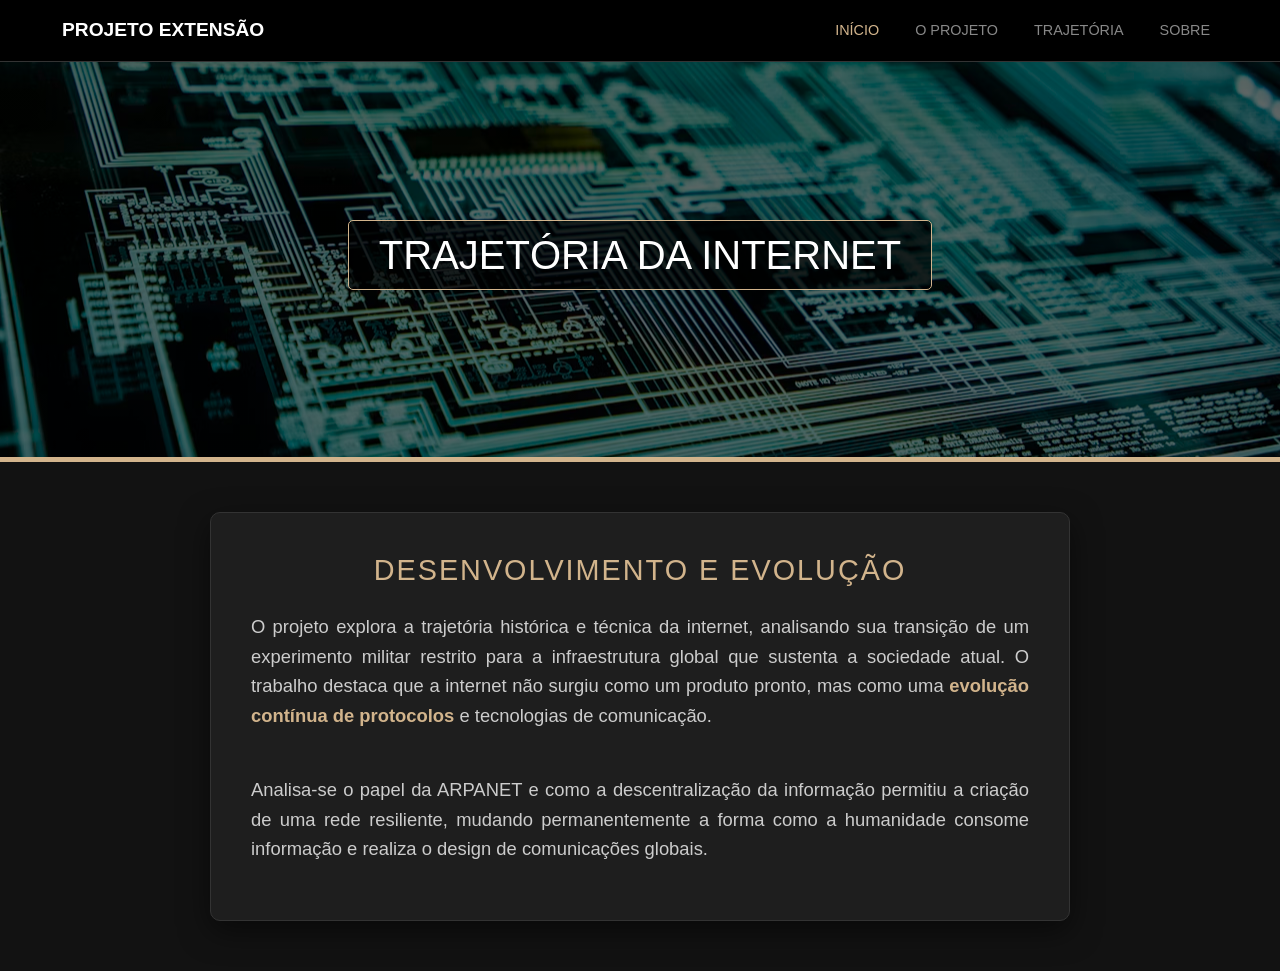
<file: index.html>
<!DOCTYPE html>
<html lang="pt-br">
<head>
    <meta charset="UTF-8">
    <meta name="viewport" content="width=device-width, initial-scale=1.0">
    <title>Projeto Extensão | História da Internet</title>
    <link href="https://cdn.jsdelivr.net/npm/bootstrap@5.3.3/dist/css/bootstrap.min.css" rel="stylesheet">
    <link rel="stylesheet" href="css/global.css">
    <link rel="stylesheet" href="css/index.css">
    <link rel="icon" type="image/jpeg" href="figures/favicon.jpg">
</head>
<body>

    <nav class="navbar navbar-expand-lg navbar-dark sticky-top">
        <div class="container-fluid">
            <a class="navbar-brand" href="index.html">PROJETO EXTENSÃO</a>
            <button class="navbar-toggler" type="button" data-bs-toggle="collapse" data-bs-target="#navbarNav" aria-controls="navbarNav" aria-expanded="false" aria-label="Toggle navigation">
                <span class="navbar-toggler-icon"></span>
            </button>
            <div class="collapse navbar-collapse justify-content-end" id="navbarNav">
                <ul class="navbar-nav">
                    <li class="nav-item">
                        <a class="nav-link active" href="index.html">Início</a>
                    </li>
                    <li class="nav-item">
                        <a class="nav-link" href="PAGINAS/projeto.html">O Projeto</a>
                    </li>
                    <li class="nav-item">
                        <a class="nav-link" href="PAGINAS/trajetória.html">Trajetória</a>
                    </li>
                    <li class="nav-item">
                        <a class="nav-link" href="PAGINAS/sobre.html">Sobre</a>
                    </li>
                </ul>
            </div>
        </div>
    </nav>

    <header class="hero">
        <h1>TRAJETÓRIA DA INTERNET</h1>
    </header>

    <main class="container-main">
        <div class="content-box">
            <h2>Desenvolvimento e Evolução</h2>
            
            <div class="texto-projeto">
                <p>
                    O projeto explora a trajetória histórica e técnica da internet, analisando sua transição 
                    de um experimento militar restrito para a infraestrutura global que sustenta a sociedade atual. 
                    O trabalho destaca que a internet não surgiu como um produto pronto, mas como uma 
                    <span class="destaque">evolução contínua de protocolos</span> e tecnologias de comunicação.
                </p>
                <br>
                <p>
                    Analisa-se o papel da ARPANET e como a descentralização da informação permitiu a criação de 
                    uma rede resiliente, mudando permanentemente a forma como a humanidade consome informação 
                    e realiza o design de comunicações globais.
                </p>
            </div>
        </div>
    </main>

    <script src="https://cdn.jsdelivr.net/npm/bootstrap@5.3.3/dist/js/bootstrap.bundle.min.js"></script>
</body>
</html>
</file>
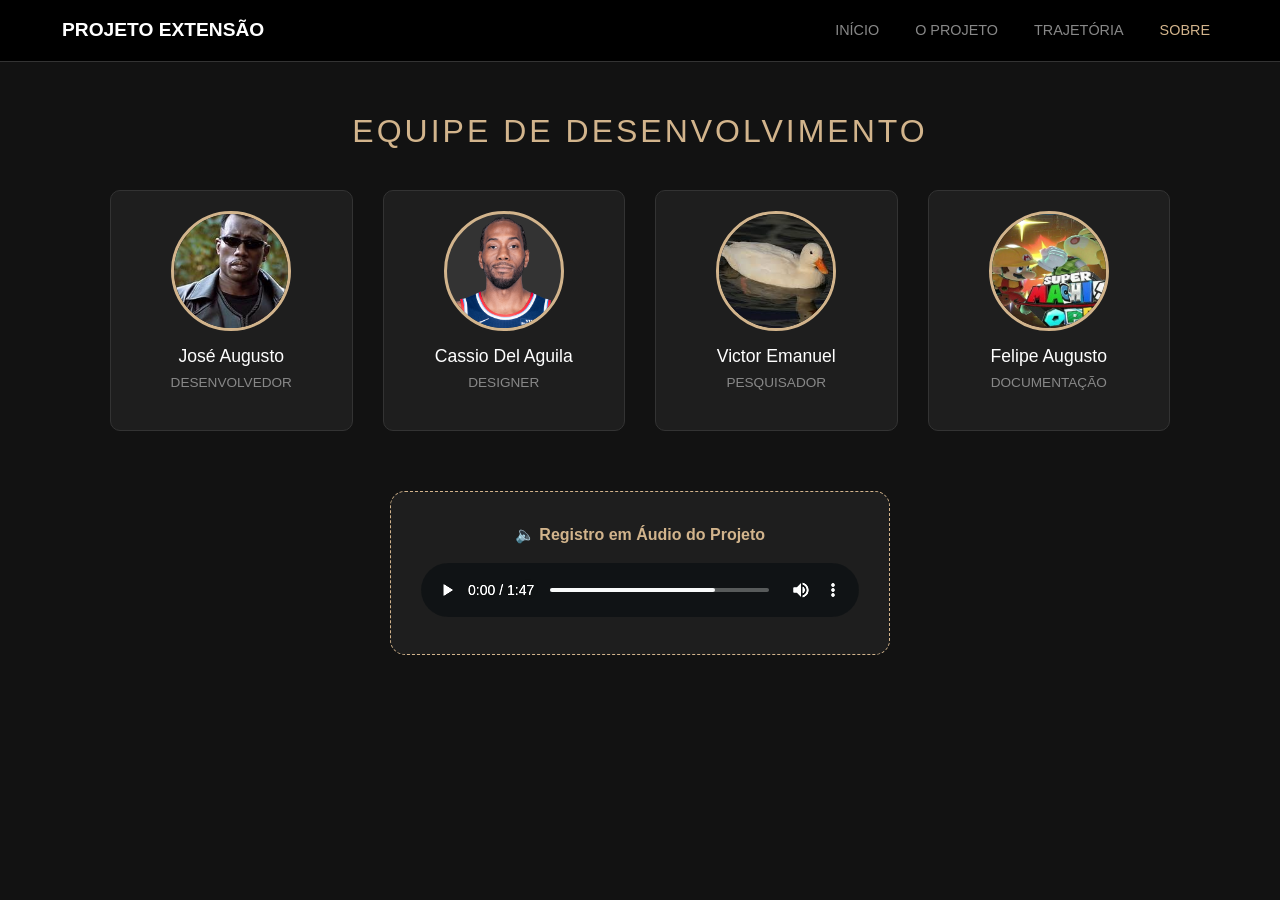
<file: PAGINAS/sobre.html>
<!DOCTYPE html>
<html lang="pt-br">
<head>
    <meta charset="UTF-8">
    <meta name="viewport" content="width=device-width, initial-scale=1.0">
    <title>Sobre | Equipe do Projeto</title>
    <link href="https://cdn.jsdelivr.net/npm/bootstrap@5.3.3/dist/css/bootstrap.min.css" rel="stylesheet">
    
    <link rel="stylesheet" href="..//css/global.css">
    <link rel="stylesheet" href="..//css/sobre.css">
    <link rel="icon" type="image/jpeg" href="figures/favicon.jpg">
    </style>
</head>
<body>

    <nav class="navbar navbar-expand-lg navbar-dark sticky-top">
        <div class="container-fluid">
            <a class="navbar-brand" href="../index.html">PROJETO EXTENSÃO</a>
            <button class="navbar-toggler" type="button" data-bs-toggle="collapse" data-bs-target="#navbarNav" aria-controls="navbarNav" aria-expanded="false" aria-label="Toggle navigation">
                <span class="navbar-toggler-icon"></span>
            </button>
            <div class="collapse navbar-collapse justify-content-end" id="navbarNav">
                <ul class="navbar-nav">
                    <li class="nav-item">
                        <a class="nav-link" href="../index.html">Início</a>
                    </li>
                    <li class="nav-item">
                        <a class="nav-link" href="projeto.html">O Projeto</a>
                    </li>
                    <li class="nav-item">
                        <a class="nav-link" href="trajetória.html">Trajetória</a>
                    </li>
                    <li class="nav-item">
                        <a class="nav-link active" href="sobre.html">Sobre</a>
                    </li>
                </ul>
            </div>
        </div>
    </nav>

    <main class="container-sobre">
        <h2>Equipe de Desenvolvimento</h2>

        <div class="equipe-grid">
            <div class="integrante-card">
                <img src="../figures/josé.jpg" alt="José Augusto" class="foto-perfil">
                <h3>José Augusto</h3>
                <p>Desenvolvedor</p>
            </div>

            <div class="integrante-card">
                <img src="../figures/cassio.png" alt="Cassio Del Aguila" class="foto-perfil">
                <h3>Cassio Del Aguila</h3>
                <p>Designer</p>
            </div>

            <div class="integrante-card">
                <img src="../figures/victor.jpg" alt="Victor Emanuel" class="foto-perfil">
                <h3>Victor Emanuel</h3>
                <p>Pesquisador</p>
            </div>

            <div class="integrante-card">
                <img src="../figures/filipe.jpg" alt="Felipe Augusto" class="foto-perfil">
                <h3>Felipe Augusto</h3>
                <p>Documentação</p>
            </div>
        </div>

        <div class="audio-section">
            <p>🔈 Registro em Áudio do Projeto</p>
            <audio controls>
                <source src="../audio/audio.mp3" type="audio/mpeg">
                Seu navegador não suporta o elemento de áudio.
            </audio>
        </div>
    </main>

    <script src="https://cdn.jsdelivr.net/npm/bootstrap@5.3.3/dist/js/bootstrap.bundle.min.js"></script>
</body>
</html>
</file>
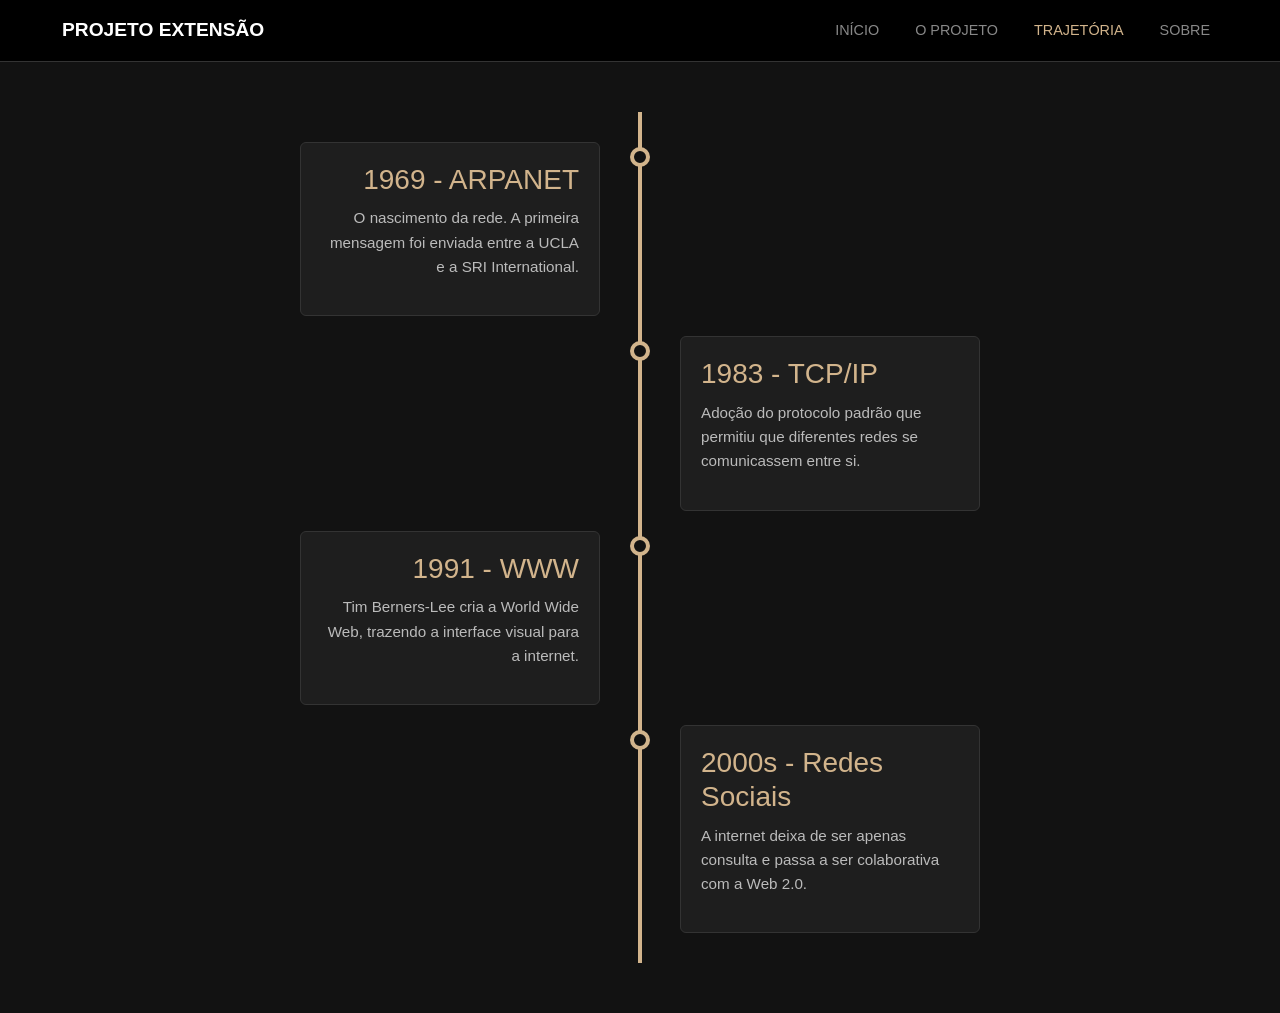
<file: PAGINAS/trajetória.html>
<!DOCTYPE html>
<html lang="pt-br">
<head>
    <meta charset="UTF-8">
    <meta name="viewport" content="width=device-width, initial-scale=1.0">
    <title>Trajetória | História da Internet</title>
    <link href="https://cdn.jsdelivr.net/npm/bootstrap@5.3.3/dist/css/bootstrap.min.css" rel="stylesheet">
    
    <link rel="stylesheet" href="..//css/global.css">
    <link rel="stylesheet" href="..//css/trajetoria.css">
    <link rel="icon" type="image/jpeg" href="figures/favicon.jpg">
    </style>
</head>
<body>

    <nav class="navbar navbar-expand-lg navbar-dark sticky-top">
        <div class="container-fluid">
            <a class="navbar-brand" href="../index.html">PROJETO EXTENSÃO</a>
            <button class="navbar-toggler" type="button" data-bs-toggle="collapse" data-bs-target="#navbarNav" aria-controls="navbarNav" aria-expanded="false" aria-label="Toggle navigation">
                <span class="navbar-toggler-icon"></span>
            </button>
            <div class="collapse navbar-collapse justify-content-end" id="navbarNav">
                <ul class="navbar-nav">
                    <li class="nav-item">
                        <a class="nav-link" href="../index.html">Início</a>
                    </li>
                    <li class="nav-item">
                        <a class="nav-link" href="projeto.html">O Projeto</a>
                    </li>
                    <li class="nav-item">
                        <a class="nav-link active" href="trajetória.html">Trajetória</a>
                    </li>
                    <li class="nav-item">
                        <a class="nav-link" href="sobre.html">Sobre</a>
                    </li>
                </ul>
            </div>
        </div>
    </nav>

    <div class="container-trajetoria">
        <div class="timeline-item left">
            <div class="content">
                <h3>1969 - ARPANET</h3>
                <p>O nascimento da rede. A primeira mensagem foi enviada entre a UCLA e a SRI International.</p>
            </div>
        </div>
        <div class="timeline-item right">
            <div class="content">
                <h3>1983 - TCP/IP</h3>
                <p>Adoção do protocolo padrão que permitiu que diferentes redes se comunicassem entre si.</p>
            </div>
        </div>
        <div class="timeline-item left">
            <div class="content">
                <h3>1991 - WWW</h3>
                <p>Tim Berners-Lee cria a World Wide Web, trazendo a interface visual para a internet.</p>
            </div>
        </div>
        <div class="timeline-item right">
            <div class="content">
                <h3>2000s - Redes Sociais</h3>
                <p>A internet deixa de ser apenas consulta e passa a ser colaborativa com a Web 2.0.</p>
            </div>
        </div>
    </div>

    <script src="https://cdn.jsdelivr.net/npm/bootstrap@5.3.3/dist/js/bootstrap.bundle.min.js"></script>
</body>
</html>
</file>
<file: css/global.css>
* {
    margin: 0;
    padding: 0;
    box-sizing: border-box;
}

body {
    background-color: #121212;
    color: #e0e0e0;
    font-family: 'Segoe UI', Tahoma, Geneva, Verdana, sans-serif;
    line-height: 1.6;
}

.navbar {
    background-color: #000000 !important;
    padding: 10px 50px;
    border-bottom: 1px solid #333;
}

.navbar-brand {
    color: #fff !important;
    font-weight: bold;
    font-size: 1.2rem;
}

.nav-link {
    color: #888 !important;
    font-size: 0.9rem;
    text-transform: uppercase;
    transition: 0.3s;
    margin-left: 20px;
}

.nav-link:hover, .nav-link.active {
    color: #d2b48c !important; 
}

.navbar-toggler {
    border-color: #d2b48c !important;
}

@media (max-width: 991px) {
    .navbar { padding: 10px 20px; }
    .nav-link { margin-left: 0; padding: 10px 0; }
}
</file>
<file: css/index.css>
.hero {
    background: linear-gradient(rgba(0,0,0,0.6), rgba(0,0,0,0.6)), 
    url(../figures/fundo.avif);
    background-size: cover;
    background-position: center;
    height: 400px;
    display: flex;
    flex-direction: column;
    justify-content: center;
    align-items: center;
    text-align: center;
    border-bottom: 5px solid #d2b48c;
}

.hero h1 {
    font-size: 2.5rem;
    color: #fff;
    background-color: rgba(0,0,0,0.7);
    padding: 10px 30px;
    border-radius: 5px;
    border: 1px solid #d2b48c;
}

.container-main {
    max-width: 900px;
    margin: 50px auto;
    padding: 0 20px;
}

.content-box {
    background-color: #1e1e1e;
    padding: 40px;
    border-radius: 10px;
    box-shadow: 0 10px 30px rgba(0,0,0,0.5);
    border: 1px solid #333;
}

h2 {
    color: #d2b48c; 
    margin-bottom: 25px;
    font-size: 1.8rem;
    text-align: center;
    text-transform: uppercase;
    letter-spacing: 2px;
}

.texto-projeto {
    font-size: 1.15rem;
    text-align: justify;
    color: #cccccc;
}

.destaque {
    color: #d2b48c;
    font-weight: bold;
}

@media (max-width: 768px) {
    .hero {
        height: auto;
        padding: 60px 20px;
    }

    .hero h1 {
        font-size: 1.8rem;
        padding: 10px 15px;
        width: 100%;
        max-width: 90%;
        word-wrap: break-word;
    }

    .content-box {
        padding: 20px;
    }
}
</file>
<file: css/sobre.css>
.container-sobre {
    max-width: 1100px;
    margin: 50px auto;
    padding: 0 20px;
    text-align: center;
    flex: 1;
}

h2 {
    color: #d2b48c;
    text-transform: uppercase;
    letter-spacing: 3px;
    margin-bottom: 40px;
}

.equipe-grid {
    display: grid;
    grid-template-columns: repeat(auto-fit, minmax(200px, 1fr));
    gap: 30px;
    margin-bottom: 60px;
}

.integrante-card {
    background-color: #1e1e1e;
    padding: 20px;
    border-radius: 10px;
    border: 1px solid #333;
    transition: 0.3s;
}

.integrante-card:hover {
    border-color: #d2b48c;
    transform: translateY(-5px);
}

.foto-perfil {
    width: 120px;
    height: 120px;
    background-color: #333; 
    border-radius: 50%;
    margin: 0 auto 15px;
    border: 3px solid #d2b48c;
    object-fit: cover;
}

.integrante-card h3 {
    color: #fff;
    font-size: 1.1rem;
    margin-bottom: 5px;
}

.integrante-card p {
    color: #888;
    font-size: 0.85rem;
    text-transform: uppercase;
}

.audio-section {
    background-color: #1e1e1e;
    padding: 30px;
    border-radius: 15px;
    border: 1px dashed #d2b48c; 
    max-width: 500px;
    margin: 0 auto 50px;
}

.audio-section p {
    margin-bottom: 15px;
    font-weight: bold;
    color: #d2b48c;
}

audio {
    width: 100%;
    filter: invert(1) hue-rotate(180deg) brightness(1.5);
}

@media (max-width: 991px) {
    .navbar { padding: 10px 20px; }
    .nav-link { margin-left: 0; padding: 10px 0; }
}
</file>
<file: css/trajetoria.css>
.container-trajetoria {
    max-width: 800px;
    margin: 50px auto;
    padding: 20px;
    position: relative;
}

.container-trajetoria::after {
    content: '';
    position: absolute;
    width: 4px;
    background-color: #d2b48c; 
    top: 0;
    bottom: 0;
    left: 50%;
    margin-left: -2px;
}

.timeline-item {
    padding: 10px 40px;
    position: relative;
    background-color: inherit;
    width: 50%;
}

.timeline-item::after {
    content: '';
    position: absolute;
    width: 20px;
    height: 20px;
    right: -10px;
    background-color: #121212;
    border: 4px solid #d2b48c;
    top: 15px;
    border-radius: 50%;
    z-index: 1;
}

.left { 
    left: 0; 
    text-align: right; 
}

.right { 
    left: 50%; 
    text-align: left; 
}

.right::after { 
    left: -10px; 
}

.content {
    padding: 20px;
    background-color: #1e1e1e;
    position: relative;
    border-radius: 6px;
    border: 1px solid #333;
    transition: 0.3s;
}

.content:hover {
    border-color: #d2b48c;
}

.content h3 {
    color: #d2b48c;
    margin-bottom: 10px;
}

.content p {
    font-size: 0.95rem;
    color: #bbb;
}

@media (max-width: 768px) {
    .container-trajetoria::after {
        left: 31px;
    }

    .timeline-item {
        width: 100% !important;
        left: 0 !important;
        padding-left: 70px !important;
        padding-right: 20px !important;
        text-align: left !important;
    }

    .timeline-item::after {
        left: 20px !important;
        right: auto !important;
    }

    .right {
        left: 0 !important;
    }

    .right::after {
        left: 20px !important;
    }
}
</file>
